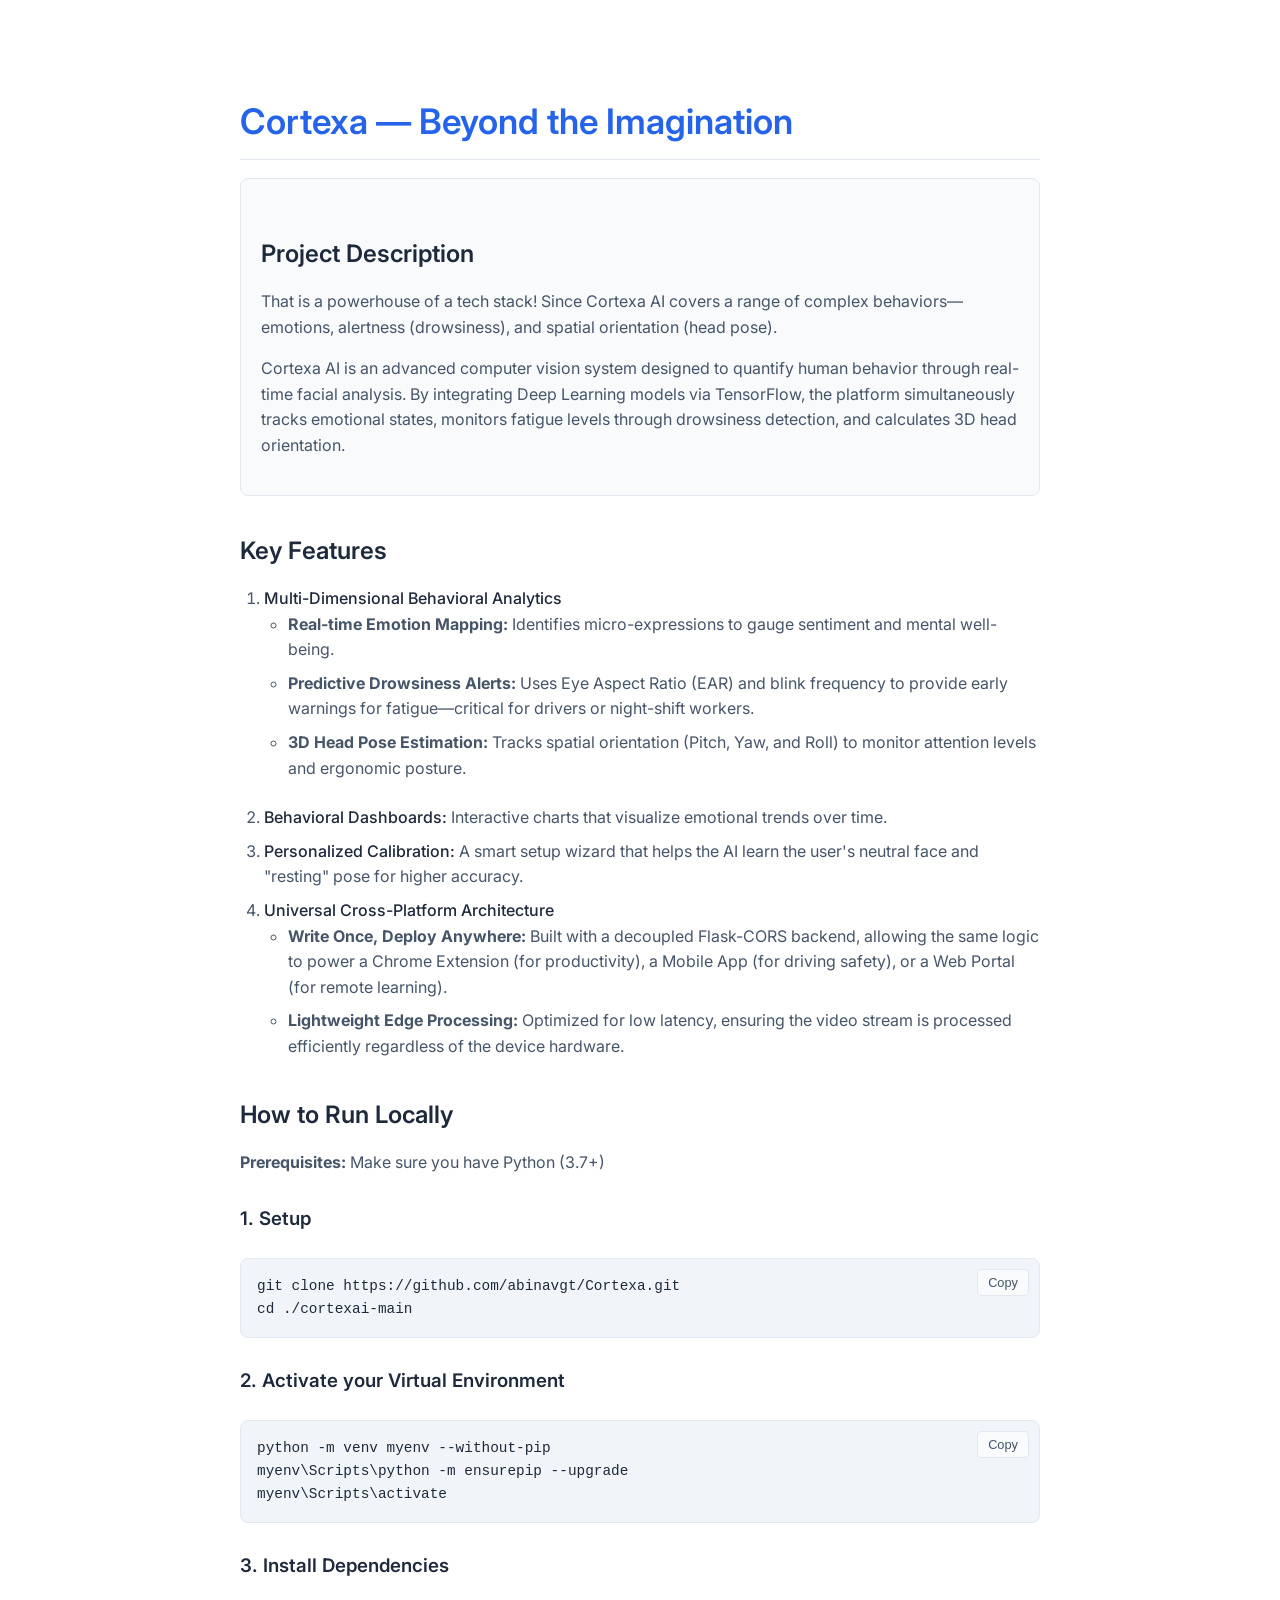
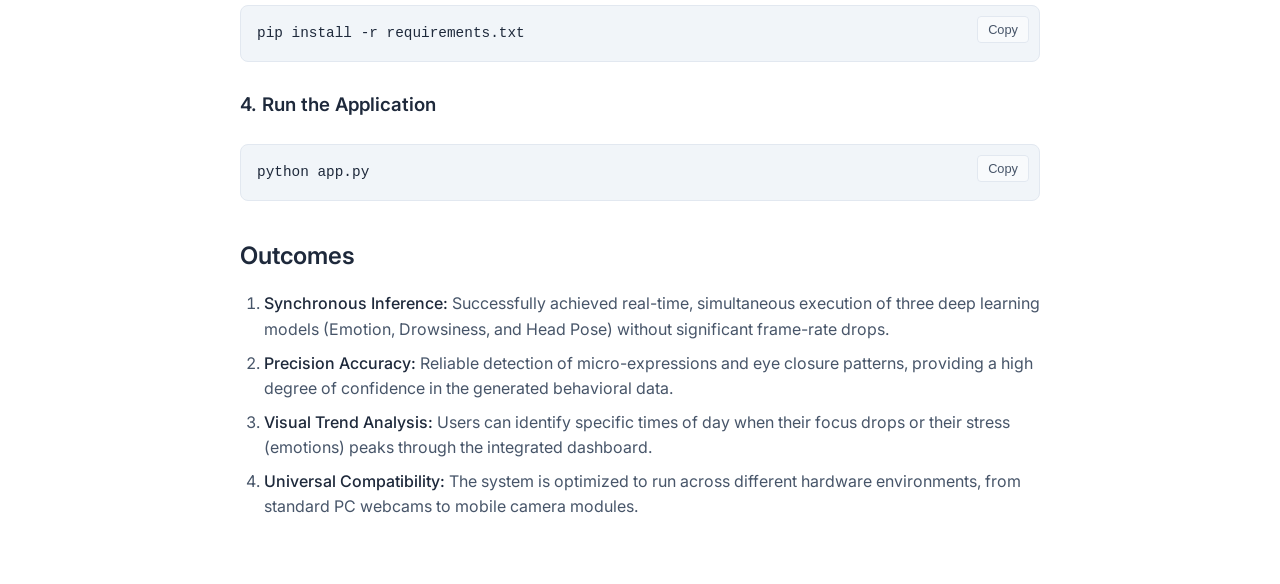
<file: docs.html>
<!DOCTYPE html>
<html lang="en">
<head>
  <meta charset="UTF-8">
  <meta name="viewport" content="width=device-width, initial-scale=1.0">
  <title>Cortexa AI - Documentation</title>
  <link rel="preconnect" href="https://fonts.googleapis.com">
  <link href="https://fonts.googleapis.com/css2?family=Inter:wght@300;400;500;600;700&display=swap" rel="stylesheet">
  <style>
    :root {
      --bg-main: #FFFFFF;
      --bg-card: #F8FAFC;
      --text-main: #1E293B;
      --text-muted: #475569;
      --accent: #2563EB;
      --accent-hover: #1D4ED8;
      --border: #E2E8F0;
      --code-bg: #F1F5F9;
    }
    
    body {
      font-family: 'Inter', sans-serif;
      margin: 0;
      padding: 0;
      background-color: var(--bg-main);
      color: var(--text-main);
      line-height: 1.6;
    }

    .container {
      max-width: 800px;
      margin: 0 auto;
      padding: 40px 20px;
    }

    h1, h2, h3 {
      color: var(--text-main);
      font-weight: 600;
      margin-top: 1.5em;
      margin-bottom: 0.5em;
    }

    h1 {
      font-size: 2.2rem;
      border-bottom: 1px solid var(--border);
      padding-bottom: 10px;
      color: var(--accent);
    }

    h2 {
      font-size: 1.5rem;
      color: var(--text-main);
    }

    p {
      color: var(--text-muted);
      margin-bottom: 1rem;
    }

    ul, ol {
      color: var(--text-muted);
      margin-bottom: 1.5rem;
      padding-left: 1.5rem;
    }

    li {
      margin-bottom: 0.5rem;
    }

    .strong-text {
      color: var(--text-main);
      font-weight: 500;
    }

    /* Code Block Styles */
    .code-container {
      position: relative;
      background: var(--code-bg);
      border: 1px solid var(--border);
      border-radius: 8px;
      margin: 1.5rem 0;
      padding: 1rem;
      overflow-x: auto;
    }

    pre {
      margin: 0;
      font-family: 'Consolas', 'Monaco', monospace;
      font-size: 0.9rem;
      color: var(--text-main);
    }

    .copy-btn {
      position: absolute;
      top: 10px;
      right: 10px;
      background: var(--bg-card);
      border: 1px solid var(--border);
      color: var(--text-muted);
      padding: 5px 10px;
      border-radius: 4px;
      cursor: pointer;
      font-size: 0.8rem;
      transition: all 0.2s;
    }

    .copy-btn:hover {
      background: var(--accent);
      color: #fff;
      border-color: var(--accent);
    }

    .copy-btn.copied {
      background: #22c55e;
      color: #fff;
      border-color: #22c55e;
    }

    .feature-card {
      background: var(--bg-card);
      border: 1px solid var(--border);
      border-radius: 8px;
      padding: 20px;
      margin-bottom: 20px;
    }
  </style>
</head>
<body>

  <div class="container">
    <h1>Cortexa — Beyond the Imagination</h1>

    <div class="feature-card">
      <h2>Project Description</h2>
      <p>That is a powerhouse of a tech stack! Since Cortexa AI covers a range of complex behaviors—emotions, alertness (drowsiness), and spatial orientation (head pose).</p>
      <p>Cortexa AI is an advanced computer vision system designed to quantify human behavior through real-time facial analysis. By integrating Deep Learning models via TensorFlow, the platform simultaneously tracks emotional states, monitors fatigue levels through drowsiness detection, and calculates 3D head orientation.</p>
    </div>

    <h2>Key Features</h2>
    <ol>
      <li>
        <span class="strong-text">Multi-Dimensional Behavioral Analytics</span>
        <ul>
          <li><strong>Real-time Emotion Mapping:</strong> Identifies micro-expressions to gauge sentiment and mental well-being.</li>
          <li><strong>Predictive Drowsiness Alerts:</strong> Uses Eye Aspect Ratio (EAR) and blink frequency to provide early warnings for fatigue—critical for drivers or night-shift workers.</li>
          <li><strong>3D Head Pose Estimation:</strong> Tracks spatial orientation (Pitch, Yaw, and Roll) to monitor attention levels and ergonomic posture.</li>
        </ul>
      </li>
      <li><span class="strong-text">Behavioral Dashboards:</span> Interactive charts that visualize emotional trends over time.</li>
      <li><span class="strong-text">Personalized Calibration:</span> A smart setup wizard that helps the AI learn the user's neutral face and "resting" pose for higher accuracy.</li>
      <li>
        <span class="strong-text">Universal Cross-Platform Architecture</span>
        <ul>
          <li><strong>Write Once, Deploy Anywhere:</strong> Built with a decoupled Flask-CORS backend, allowing the same logic to power a Chrome Extension (for productivity), a Mobile App (for driving safety), or a Web Portal (for remote learning).</li>
          <li><strong>Lightweight Edge Processing:</strong> Optimized for low latency, ensuring the video stream is processed efficiently regardless of the device hardware.</li>
        </ul>
      </li>
    </ol>

    <h2>How to Run Locally</h2>

    <p><strong>Prerequisites:</strong> Make sure you have Python (3.7+)</p>

    <h3>1. Setup</h3>
    <div class="code-container">
      <button class="copy-btn" onclick="copyCode(this, 'code-setup')">Copy</button>
      <pre id="code-setup">git clone https://github.com/abinavgt/Cortexa.git
cd ./cortexai-main</pre>
    </div>

    <h3>2. Activate your Virtual Environment</h3>
    <div class="code-container">
      <button class="copy-btn" onclick="copyCode(this, 'code-venv')">Copy</button>
      <pre id="code-venv">python -m venv myenv --without-pip
myenv\Scripts\python -m ensurepip --upgrade
myenv\Scripts\activate</pre>
    </div>

    <h3>3. Install Dependencies</h3>
    <div class="code-container">
      <button class="copy-btn" onclick="copyCode(this, 'code-deps')">Copy</button>
      <pre id="code-deps">pip install -r requirements.txt</pre>
    </div>

    <h3>4. Run the Application</h3>
    <div class="code-container">
      <button class="copy-btn" onclick="copyCode(this, 'code-run')">Copy</button>
      <pre id="code-run">python app.py</pre>
    </div>

    <h2>Outcomes</h2>
    <ol>
      <li><span class="strong-text">Synchronous Inference:</span> Successfully achieved real-time, simultaneous execution of three deep learning models (Emotion, Drowsiness, and Head Pose) without significant frame-rate drops.</li>
      <li><span class="strong-text">Precision Accuracy:</span> Reliable detection of micro-expressions and eye closure patterns, providing a high degree of confidence in the generated behavioral data.</li>
      <li><span class="strong-text">Visual Trend Analysis:</span> Users can identify specific times of day when their focus drops or their stress (emotions) peaks through the integrated dashboard.</li>
      <li><span class="strong-text">Universal Compatibility:</span> The system is optimized to run across different hardware environments, from standard PC webcams to mobile camera modules.</li>
    </ol>

  </div>

  <script>
    function copyCode(btn, elementId) {
      const codeText = document.getElementById(elementId).innerText;
      navigator.clipboard.writeText(codeText).then(() => {
        const originalText = btn.innerText;
        btn.innerText = 'Copied!';
        btn.classList.add('copied');
        setTimeout(() => {
          btn.innerText = originalText;
          btn.classList.remove('copied');
        }, 2000);
      }).catch(err => {
        console.error('Failed to copy!', err);
      });
    }
  </script>
</body>
</html>
</file>
